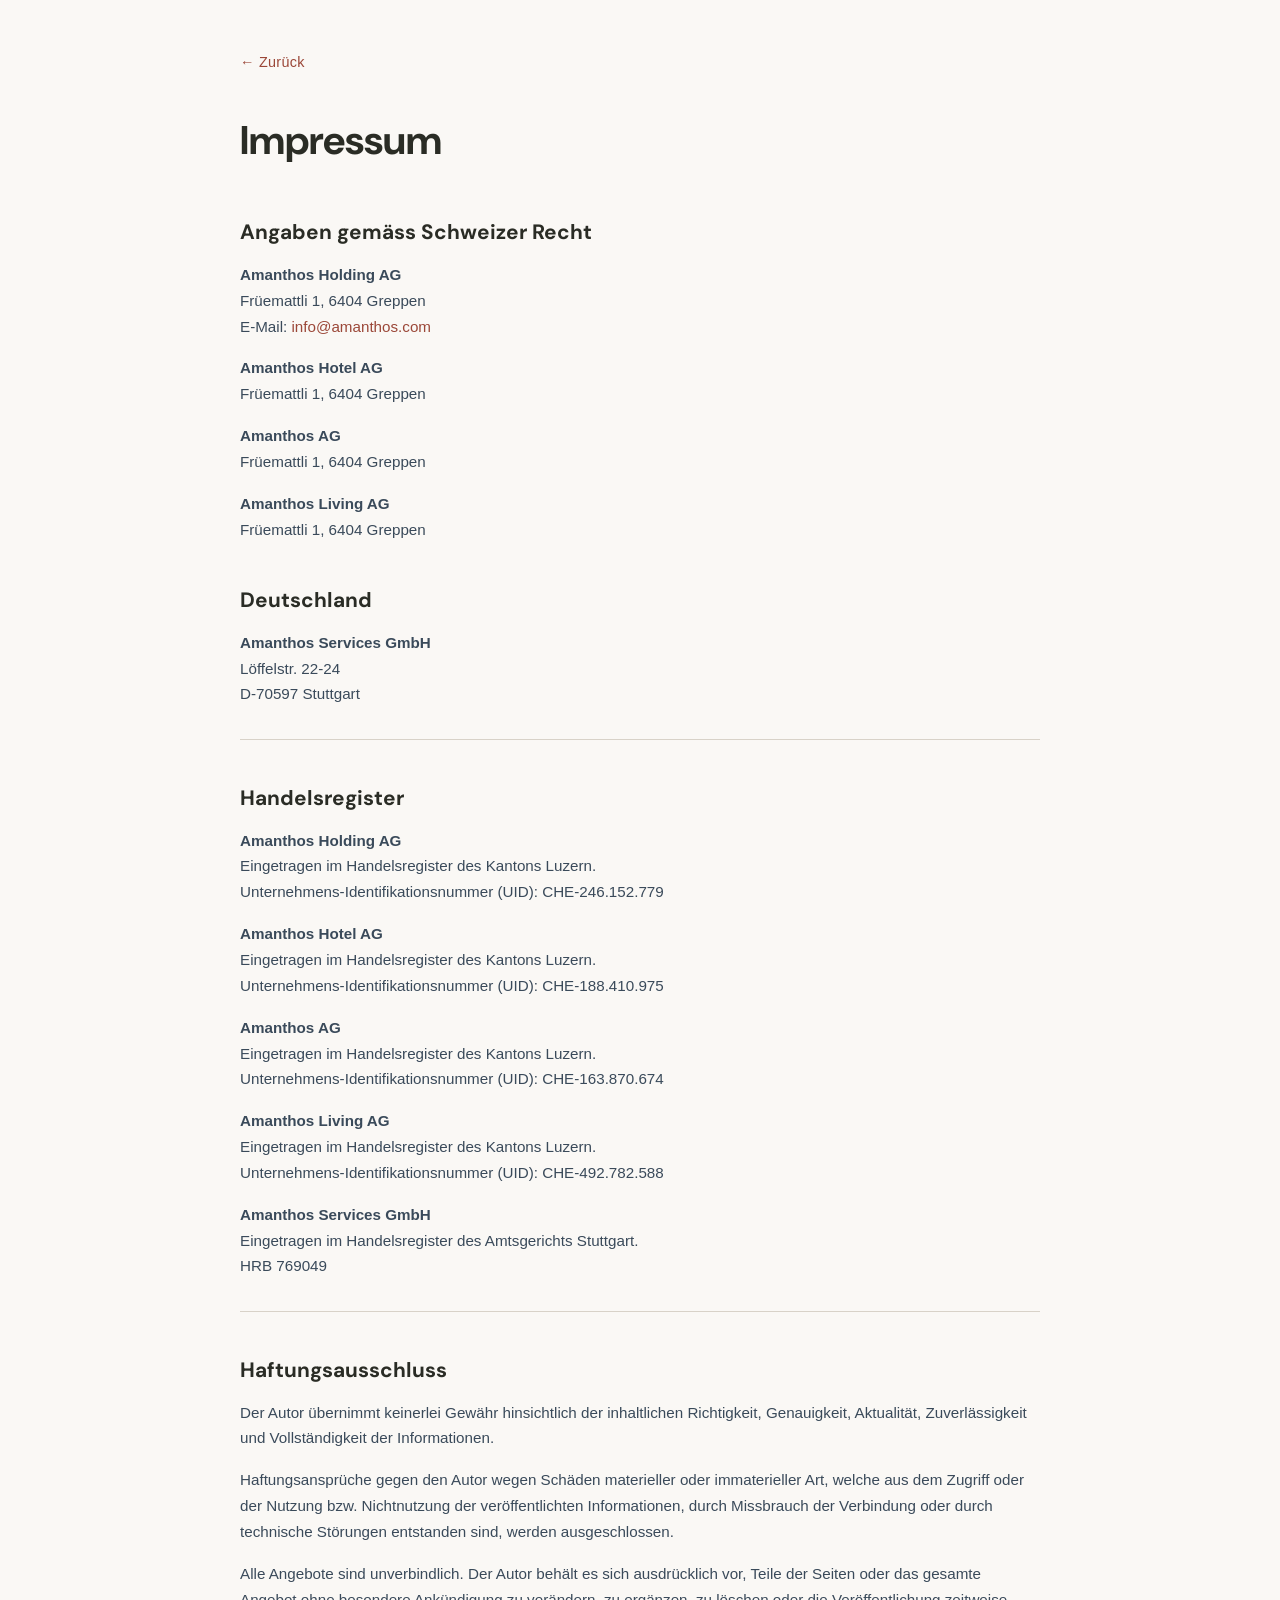
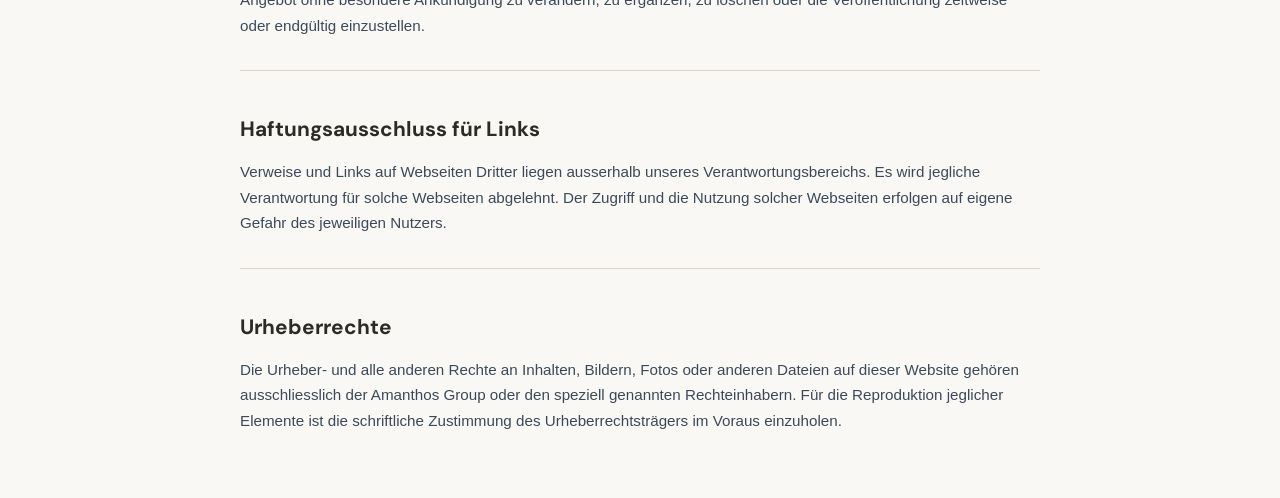
<file: imprint/index.html>
<!DOCTYPE html>
<html lang="de">
<head>
  <meta charset="UTF-8">
  <meta name="viewport" content="width=device-width, initial-scale=1.0">
  <title>Impressum | Amanthos Group</title>
  <link rel="preconnect" href="https://fonts.googleapis.com">
  <link rel="preconnect" href="https://fonts.gstatic.com" crossorigin>
  <link href="https://fonts.googleapis.com/css2?family=DM+Sans:wght@400;500;700&display=swap" rel="stylesheet">
  <style>
    *, *::before, *::after {
      margin: 0;
      padding: 0;
      box-sizing: border-box;
    }

    :root {
      --color-bg: #FAF8F5;
      --color-primary: #2a2c25;
      --color-accent: #9b4738;
    }

    body {
      font-family: 'Inter', sans-serif;
      background-color: var(--color-bg);
      color: var(--color-primary);
      line-height: 1.7;
      padding: 3rem 1.5rem;
    }

    .container {
      max-width: 800px;
      margin: 0 auto;
    }

    a.back-link {
      display: inline-block;
      font-size: 0.9rem;
      color: var(--color-accent);
      text-decoration: none;
      margin-bottom: 2rem;
      font-weight: 500;
      letter-spacing: 0.02em;
    }

    a.back-link:hover {
      text-decoration: underline;
    }

    h1 {
      font-family: 'DM Sans', serif;
      font-size: 2.5rem;
      font-weight: 700;
      margin-bottom: 2rem;
      color: var(--color-primary);
    }

    h2 {
      font-family: 'DM Sans', serif;
      font-size: 1.3rem;
      font-weight: 700;
      margin-top: 2.5rem;
      margin-bottom: 0.75rem;
      color: var(--color-primary);
    }

    p {
      margin-bottom: 1rem;
      color: #3A4A5A;
      font-size: 0.95rem;
    }

    .divider {
      border: none;
      border-top: 1px solid #D8D2C8;
      margin: 2rem 0;
    }
  </style>
</head>
<body>
  <div class="container">
    <a href="/" class="back-link">&larr; Zur&uuml;ck</a>

    <h1>Impressum</h1>

    <h2>Angaben gem&auml;ss Schweizer Recht</h2>
    <p>
      <strong>Amanthos Holding AG</strong><br>
      Früemattli 1, 6404 Greppen<br>
      E-Mail: <a href="mailto:info@amanthos.com" style="color:#9b4738; text-decoration:none;">info@amanthos.com</a>
    </p>
    <p>
      <strong>Amanthos Hotel AG</strong><br>
      Früemattli 1, 6404 Greppen
    </p>
    <p>
      <strong>Amanthos AG</strong><br>
      Früemattli 1, 6404 Greppen
    </p>
    <p>
      <strong>Amanthos Living AG</strong><br>
      Früemattli 1, 6404 Greppen
    </p>

    <h2>Deutschland</h2>
    <p>
      <strong>Amanthos Services GmbH</strong><br>
      L&ouml;ffelstr. 22-24<br>
      D-70597 Stuttgart
    </p>

    <hr class="divider">

    <h2>Handelsregister</h2>
    <p>
      <strong>Amanthos Holding AG</strong><br>
      Eingetragen im Handelsregister des Kantons Luzern.<br>
      Unternehmens-Identifikationsnummer (UID): CHE-246.152.779
    </p>
    <p>
      <strong>Amanthos Hotel AG</strong><br>
      Eingetragen im Handelsregister des Kantons Luzern.<br>
      Unternehmens-Identifikationsnummer (UID): CHE-188.410.975
    </p>
    <p>
      <strong>Amanthos AG</strong><br>
      Eingetragen im Handelsregister des Kantons Luzern.<br>
      Unternehmens-Identifikationsnummer (UID): CHE-163.870.674
    </p>
    <p>
      <strong>Amanthos Living AG</strong><br>
      Eingetragen im Handelsregister des Kantons Luzern.<br>
      Unternehmens-Identifikationsnummer (UID): CHE-492.782.588
    </p>
    <p>
      <strong>Amanthos Services GmbH</strong><br>
      Eingetragen im Handelsregister des Amtsgerichts Stuttgart.<br>
      HRB 769049
    </p>

    <hr class="divider">

    <h2>Haftungsausschluss</h2>
    <p>
      Der Autor &uuml;bernimmt keinerlei Gew&auml;hr hinsichtlich der inhaltlichen Richtigkeit, Genauigkeit, Aktualit&auml;t, Zuverl&auml;ssigkeit und Vollst&auml;ndigkeit der Informationen.
    </p>
    <p>
      Haftungsanspr&uuml;che gegen den Autor wegen Sch&auml;den materieller oder immaterieller Art, welche aus dem Zugriff oder der Nutzung bzw. Nichtnutzung der ver&ouml;ffentlichten Informationen, durch Missbrauch der Verbindung oder durch technische St&ouml;rungen entstanden sind, werden ausgeschlossen.
    </p>
    <p>
      Alle Angebote sind unverbindlich. Der Autor beh&auml;lt es sich ausdr&uuml;cklich vor, Teile der Seiten oder das gesamte Angebot ohne besondere Ank&uuml;ndigung zu ver&auml;ndern, zu erg&auml;nzen, zu l&ouml;schen oder die Ver&ouml;ffentlichung zeitweise oder endg&uuml;ltig einzustellen.
    </p>

    <hr class="divider">

    <h2>Haftungsausschluss f&uuml;r Links</h2>
    <p>
      Verweise und Links auf Webseiten Dritter liegen ausserhalb unseres Verantwortungsbereichs. Es wird jegliche Verantwortung f&uuml;r solche Webseiten abgelehnt. Der Zugriff und die Nutzung solcher Webseiten erfolgen auf eigene Gefahr des jeweiligen Nutzers.
    </p>

    <hr class="divider">

    <h2>Urheberrechte</h2>
    <p>
      Die Urheber- und alle anderen Rechte an Inhalten, Bildern, Fotos oder anderen Dateien auf dieser Website geh&ouml;ren ausschliesslich der Amanthos Group oder den speziell genannten Rechteinhabern. F&uuml;r die Reproduktion jeglicher Elemente ist die schriftliche Zustimmung des Urheberrechtstr&auml;gers im Voraus einzuholen.
    </p>
  </div>
</body>
</html>
</file>
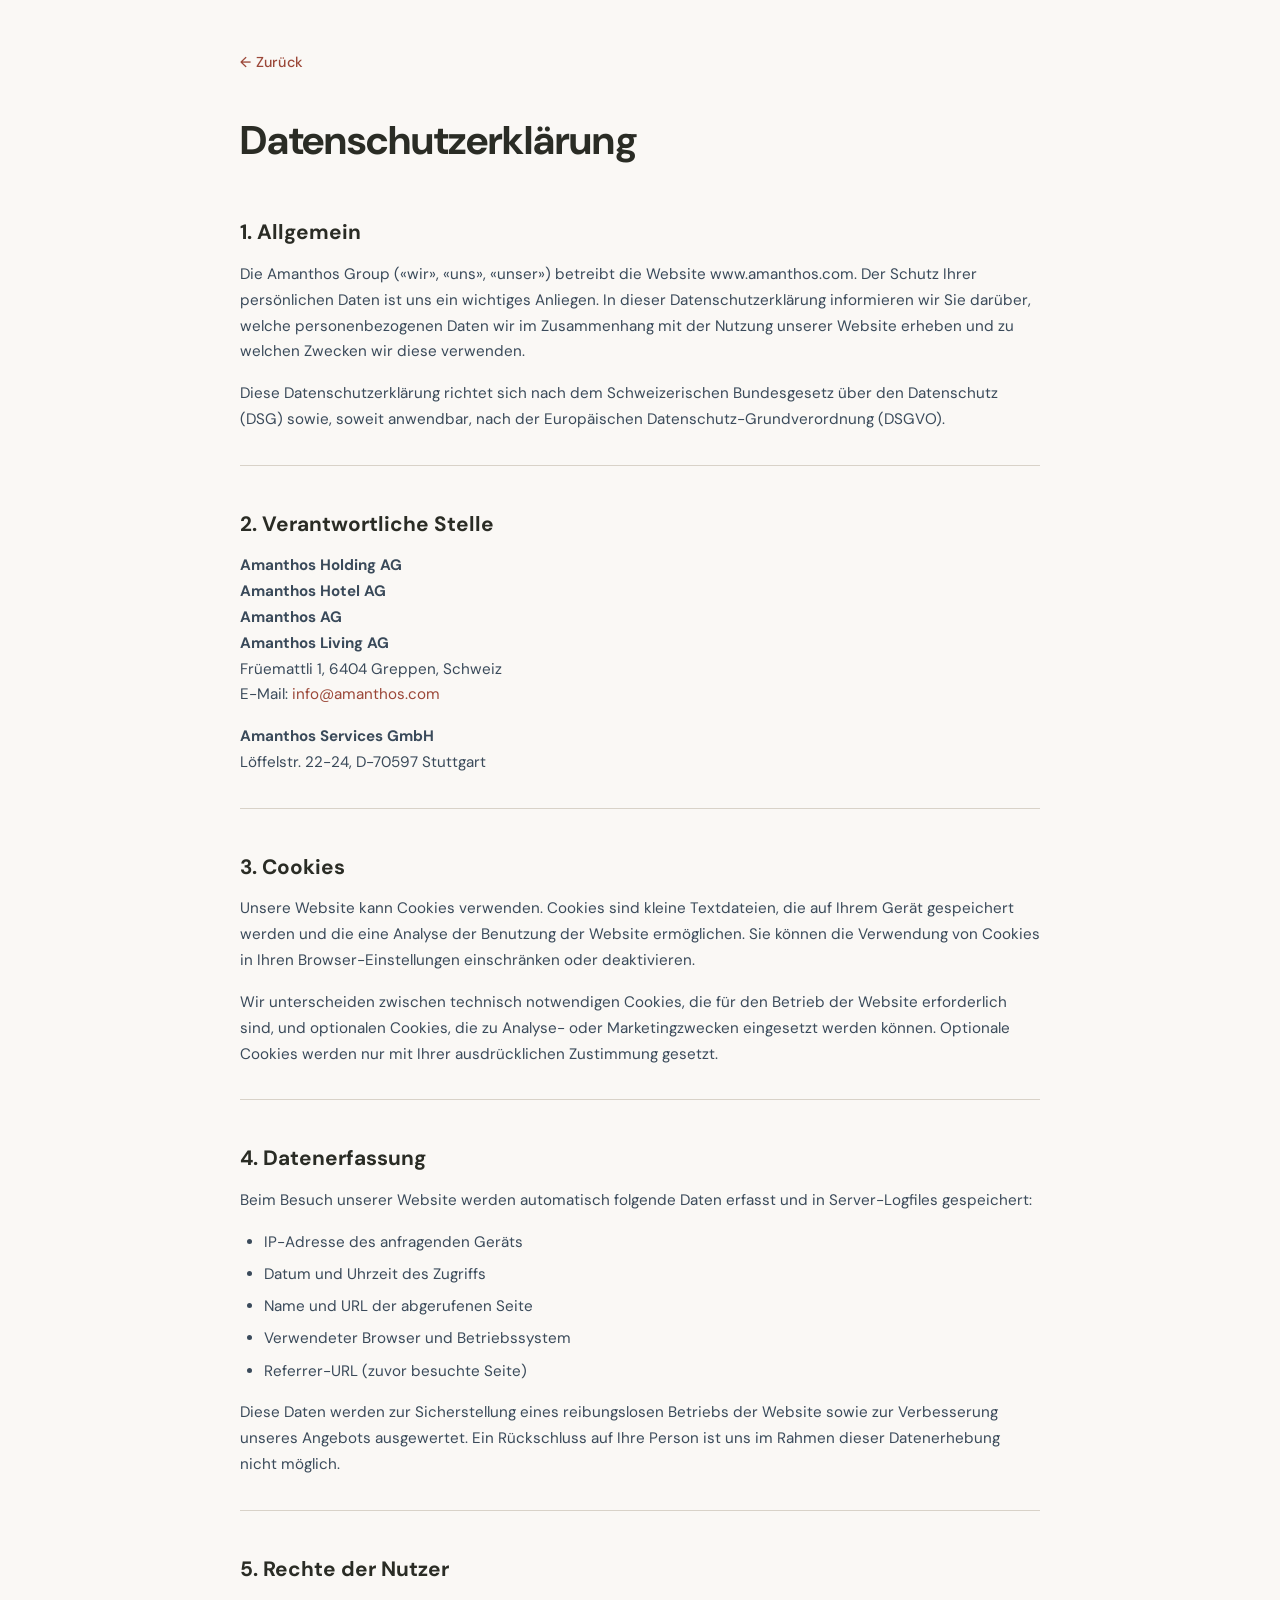
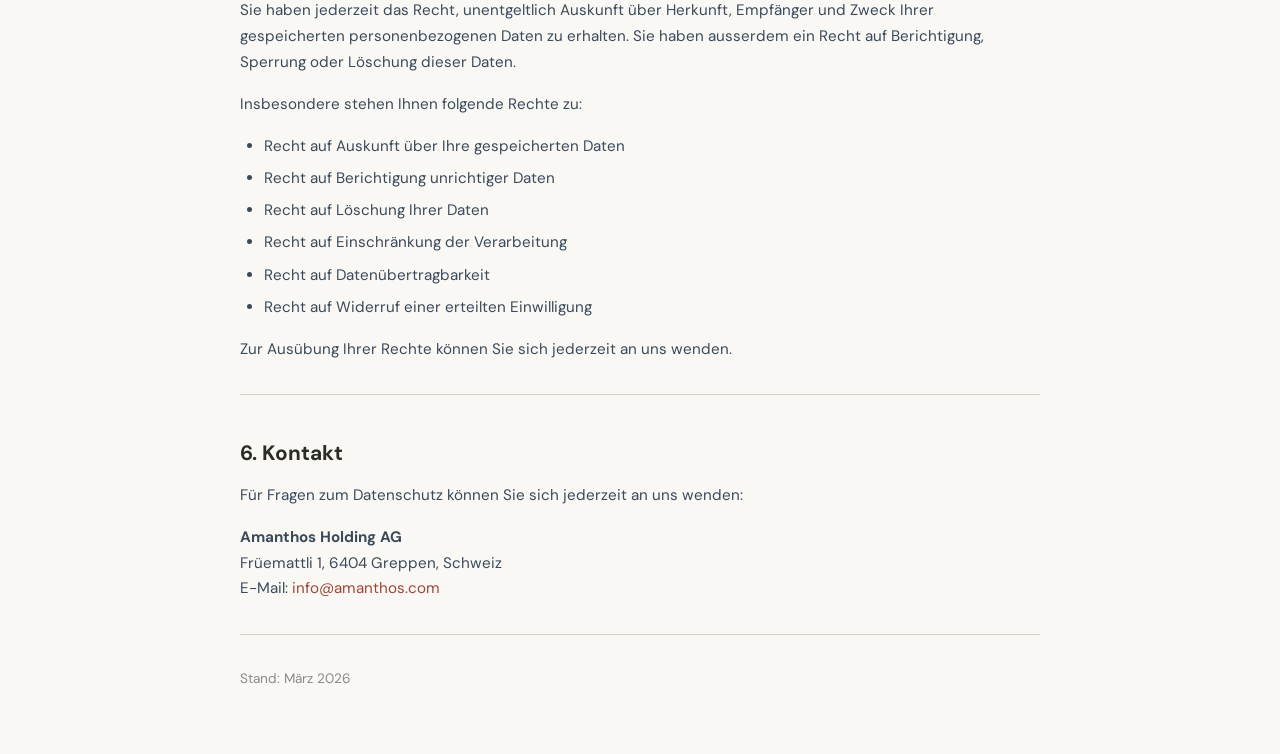
<file: privacy/index.html>
<!DOCTYPE html>
<html lang="de">
<head>
  <meta charset="UTF-8">
  <meta name="viewport" content="width=device-width, initial-scale=1.0">
  <title>Datenschutzerkl&auml;rung | Amanthos Group</title>
  <link rel="preconnect" href="https://fonts.googleapis.com">
  <link rel="preconnect" href="https://fonts.gstatic.com" crossorigin>
  <link href="https://fonts.googleapis.com/css2?family=DM+Sans:wght@400;500;700&display=swap" rel="stylesheet">
  <style>
    *, *::before, *::after {
      margin: 0;
      padding: 0;
      box-sizing: border-box;
    }

    :root {
      --color-bg: #FAF8F5;
      --color-primary: #2a2c25;
      --color-accent: #9b4738;
    }

    body {
      font-family: 'Proxima Nova', 'DM Sans', -apple-system, BlinkMacSystemFont, sans-serif;
      background-color: var(--color-bg);
      color: var(--color-primary);
      line-height: 1.7;
      padding: 3rem 1.5rem;
    }

    .container {
      max-width: 800px;
      margin: 0 auto;
    }

    a.back-link {
      display: inline-block;
      font-size: 0.9rem;
      color: var(--color-accent);
      text-decoration: none;
      margin-bottom: 2rem;
      font-weight: 500;
      letter-spacing: 0.02em;
    }

    a.back-link:hover {
      text-decoration: underline;
    }

    h1 {
      font-family: 'Neue Haas Grotesk Display Pro', 'DM Sans', serif;
      font-size: 2.5rem;
      font-weight: 700;
      margin-bottom: 2rem;
      color: var(--color-primary);
    }

    h2 {
      font-family: 'Neue Haas Grotesk Display Pro', 'DM Sans', serif;
      font-size: 1.3rem;
      font-weight: 700;
      margin-top: 2.5rem;
      margin-bottom: 0.75rem;
      color: var(--color-primary);
    }

    p, ul {
      margin-bottom: 1rem;
      color: #3A4A5A;
      font-size: 0.95rem;
    }

    ul {
      padding-left: 1.5rem;
    }

    li {
      margin-bottom: 0.4rem;
    }

    a {
      color: var(--color-accent);
      text-decoration: none;
    }

    a:hover {
      text-decoration: underline;
    }

    .divider {
      border: none;
      border-top: 1px solid #D8D2C8;
      margin: 2rem 0;
    }
  </style>
</head>
<body>
  <div class="container">
    <a href="/" class="back-link">&larr; Zur&uuml;ck</a>

    <h1>Datenschutzerkl&auml;rung</h1>

    <h2>1. Allgemein</h2>
    <p>
      Die Amanthos Group (&laquo;wir&raquo;, &laquo;uns&raquo;, &laquo;unser&raquo;) betreibt die Website www.amanthos.com. Der Schutz Ihrer pers&ouml;nlichen Daten ist uns ein wichtiges Anliegen. In dieser Datenschutzerkl&auml;rung informieren wir Sie dar&uuml;ber, welche personenbezogenen Daten wir im Zusammenhang mit der Nutzung unserer Website erheben und zu welchen Zwecken wir diese verwenden.
    </p>
    <p>
      Diese Datenschutzerkl&auml;rung richtet sich nach dem Schweizerischen Bundesgesetz &uuml;ber den Datenschutz (DSG) sowie, soweit anwendbar, nach der Europ&auml;ischen Datenschutz-Grundverordnung (DSGVO).
    </p>

    <hr class="divider">

    <h2>2. Verantwortliche Stelle</h2>
    <p>
      <strong>Amanthos Holding AG</strong><br>
      <strong>Amanthos Hotel AG</strong><br>
      <strong>Amanthos AG</strong><br>
      <strong>Amanthos Living AG</strong><br>
      Fr&uuml;emattli 1, 6404 Greppen, Schweiz<br>
      E-Mail: <a href="mailto:info@amanthos.com">info@amanthos.com</a>
    </p>
    <p>
      <strong>Amanthos Services GmbH</strong><br>
      L&ouml;ffelstr. 22-24, D-70597 Stuttgart
    </p>

    <hr class="divider">

    <h2>3. Cookies</h2>
    <p>
      Unsere Website kann Cookies verwenden. Cookies sind kleine Textdateien, die auf Ihrem Ger&auml;t gespeichert werden und die eine Analyse der Benutzung der Website erm&ouml;glichen. Sie k&ouml;nnen die Verwendung von Cookies in Ihren Browser-Einstellungen einschr&auml;nken oder deaktivieren.
    </p>
    <p>
      Wir unterscheiden zwischen technisch notwendigen Cookies, die f&uuml;r den Betrieb der Website erforderlich sind, und optionalen Cookies, die zu Analyse- oder Marketingzwecken eingesetzt werden k&ouml;nnen. Optionale Cookies werden nur mit Ihrer ausdr&uuml;cklichen Zustimmung gesetzt.
    </p>

    <hr class="divider">

    <h2>4. Datenerfassung</h2>
    <p>
      Beim Besuch unserer Website werden automatisch folgende Daten erfasst und in Server-Logfiles gespeichert:
    </p>
    <ul>
      <li>IP-Adresse des anfragenden Ger&auml;ts</li>
      <li>Datum und Uhrzeit des Zugriffs</li>
      <li>Name und URL der abgerufenen Seite</li>
      <li>Verwendeter Browser und Betriebssystem</li>
      <li>Referrer-URL (zuvor besuchte Seite)</li>
    </ul>
    <p>
      Diese Daten werden zur Sicherstellung eines reibungslosen Betriebs der Website sowie zur Verbesserung unseres Angebots ausgewertet. Ein R&uuml;ckschluss auf Ihre Person ist uns im Rahmen dieser Datenerhebung nicht m&ouml;glich.
    </p>

    <hr class="divider">

    <h2>5. Rechte der Nutzer</h2>
    <p>
      Sie haben jederzeit das Recht, unentgeltlich Auskunft &uuml;ber Herkunft, Empf&auml;nger und Zweck Ihrer gespeicherten personenbezogenen Daten zu erhalten. Sie haben ausserdem ein Recht auf Berichtigung, Sperrung oder L&ouml;schung dieser Daten.
    </p>
    <p>
      Insbesondere stehen Ihnen folgende Rechte zu:
    </p>
    <ul>
      <li>Recht auf Auskunft &uuml;ber Ihre gespeicherten Daten</li>
      <li>Recht auf Berichtigung unrichtiger Daten</li>
      <li>Recht auf L&ouml;schung Ihrer Daten</li>
      <li>Recht auf Einschr&auml;nkung der Verarbeitung</li>
      <li>Recht auf Daten&uuml;bertragbarkeit</li>
      <li>Recht auf Widerruf einer erteilten Einwilligung</li>
    </ul>
    <p>
      Zur Aus&uuml;bung Ihrer Rechte k&ouml;nnen Sie sich jederzeit an uns wenden.
    </p>

    <hr class="divider">

    <h2>6. Kontakt</h2>
    <p>
      F&uuml;r Fragen zum Datenschutz k&ouml;nnen Sie sich jederzeit an uns wenden:
    </p>
    <p>
      <strong>Amanthos Holding AG</strong><br>
      Fr&uuml;emattli 1, 6404 Greppen, Schweiz<br>
      E-Mail: <a href="mailto:info@amanthos.com">info@amanthos.com</a>
    </p>

    <hr class="divider">

    <p style="margin-top: 2rem; font-size: 0.85rem; color: #8A8A8A;">
      Stand: März 2026
    </p>
  </div>
</body>
</html>
</file>
